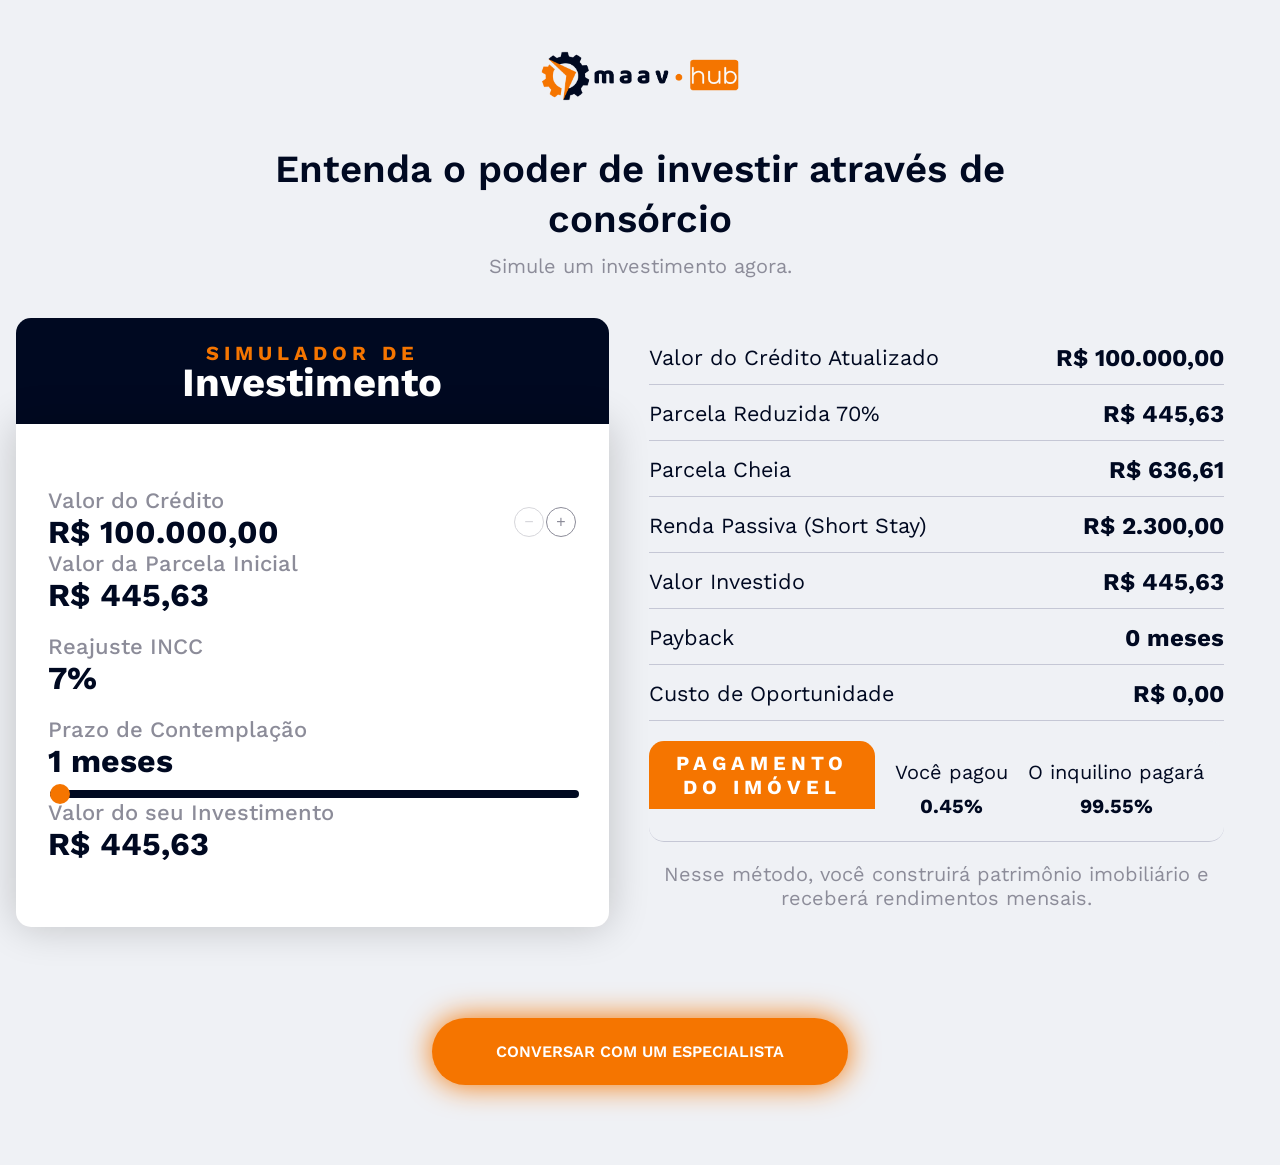
<file: clientes/maav-hub/index.html>
<!DOCTYPE html>
<html lang="pt-BR">
<head>
  <meta charset="UTF-8">
  <meta name="viewport" content="width=device-width, initial-scale=1.0">
  <title>Calculadora Patrimonial - Maav Hub</title>
  <meta name="description" content="Simule um investimento agora.">
  <link rel="icon" href="assets/icon.png">
  <link rel="preconnect" href="https://fonts.googleapis.com">
  <link rel="preconnect" href="https://fonts.gstatic.com" crossorigin>
  <link href="https://fonts.googleapis.com/css2?family=Work+Sans:wght@400;500;600;700;800&display=swap" rel="stylesheet">
  <link rel="stylesheet" href="style.css">

  <!-- ============================================================
       GOOGLE TAG MANAGER (opcional)
       Cole aqui o primeiro trecho de código que o Google Tag Manager
       te deu (Admin > Instalar Google Tag Manager > caixa de cima,
       a que começa com <script>). Não precisa mexer em mais nada.
       Se não for usar GTM, pode deixar essa área em branco.
       ============================================================ -->

</head>
<body>
  <!-- ============================================================
       GOOGLE TAG MANAGER (opcional) — continuação
       Cole aqui o segundo trecho que o Google Tag Manager te deu
       (a caixa de baixo, a que começa com <noscript>). Precisa ficar
       bem no início do <body>, como está aqui.
       ============================================================ -->

  <div class="page">

    <header class="page-header">
      <img src="assets/logo-horizontal.png" alt="Maav Hub">
    </header>

    <!-- ============================================================
         TEXTOS DA PÁGINA — edite à vontade o que está entre as tags.
         ============================================================ -->
    <section class="hero">
      <h1>Entenda o poder de investir através de consórcio</h1>
      <p>Simule um investimento agora.</p>
    </section>

    <div class="widget">
      <div class="header">
        SIMULADOR DE
        <br>
        <span class="investimento">Investimento</span>
      </div>

      <div class="main-container">
        <!-- Calculadora -->
        <div class="calculator">
          <div>
            <label for="credit-value">Valor do Crédito</label>
            <div class="credit-container">
              <input type="text" id="credit-value" class="value-display" readonly>
              <div class="credit-buttons">
                <button type="button" id="decrease-credit" aria-label="Diminuir valor do crédito">−</button>
                <button type="button" id="increase-credit" aria-label="Aumentar valor do crédito">+</button>
              </div>
            </div>
          </div>

          <div>
            <label for="parcel-initial">Valor da Parcela Inicial</label>
            <input type="text" id="parcel-initial" class="value-display" readonly>
          </div>

          <div class="incc">
            <label>Reajuste INCC</label>
            <span class="reajuste" id="incc-value">7%</span>
          </div>

          <div>
            <label for="contemplation-period">Prazo de Contemplação</label>
            <span id="slider-value" class="value-display" style="display:inline-block;width:auto;">1 meses</span>
            <input type="range" id="contemplation-period" min="1" max="50" value="1">
          </div>

          <div>
            <label for="investment-value">Valor do seu Investimento</label>
            <span id="investment-value" class="value-display">R$ 0,00</span>
          </div>
        </div>

        <!-- Campos calculados -->
        <div class="calculated-fields">
          <div>
            <label for="updated-credit">Valor do Crédito Atualizado</label>
            <span id="updated-credit" class="value-display">R$ 0,00</span>
          </div>

          <div>
            <label for="reduced-parcel">Parcela Reduzida 70%</label>
            <span id="reduced-parcel" class="value-display">R$ 0,00</span>
          </div>

          <div>
            <label for="full-parcel">Parcela Cheia</label>
            <span id="full-parcel" class="value-display">R$ 0,00</span>
          </div>

          <div>
            <label for="yield-value">Renda Passiva (Short Stay)</label>
            <span id="yield-value" class="value-display">R$ 0,00</span>
          </div>

          <div>
            <label for="invested-value">Valor Investido</label>
            <span id="invested-value" class="value-display">R$ 0,00</span>
          </div>

          <div>
            <label for="payback-value">Payback</label>
            <span id="payback-value" class="value-display">0 meses</span>
          </div>

          <div>
            <label>Custo de Oportunidade</label>
            <span class="value-display">R$ 0,00</span>
          </div>

          <!-- Pagamento do Imóvel -->
          <div class="payment-section">
            <h3>PAGAMENTO DO IMÓVEL</h3>
            <div class="imovel-row">
              <div class="imovel-item">
                <label>Você pagou</label>
                <span id="you-paid" class="value-display">0%</span>
              </div>
              <div class="imovel-item">
                <label>O inquilino pagará</label>
                <span id="tenant-paid" class="value-display">0%</span>
              </div>
            </div>
          </div>

          <p class="texto">
            Nesse método, você construirá patrimônio imobiliário e receberá rendimentos mensais.
          </p>
        </div>
      </div>
    </div>

    <div class="cta-wrap">
      <a
        class="cta-button"
        id="cta-whatsapp"
        href="#"
        target="_blank"
        rel="noopener noreferrer"
      >CONVERSAR COM UM ESPECIALISTA</a>
    </div>

  </div>

  <script src="script.js"></script>
</body>
</html>
</file>
<file: clientes/maav-hub/style.css>
/* ============================================================================
   TEMA DO CLIENTE — MAAV HUB
   Para trocar a identidade visual de outro cliente, edite só este bloco.
   Cores em formato hexadecimal, ex: #FF0000.
   ============================================================================ */
:root {
  --cor-primaria: #000921;        /* navy da marca — cabeçalho, textos de destaque */
  --cor-destaque: #F57500;        /* laranja da marca — botões, valores, slider */
  --cor-destaque-texto: #FFFFFF;  /* cor do texto sobre a cor de destaque */
  --cor-texto-principal: #000921;
  --cor-texto-secundario: #8C8C99;
  --cor-fundo: #FFFFFF;
  --cor-fundo-pagina: #EFF1F5;
  --cor-fundo-secundario: #EFF1F5; /* fundo da caixa "Pagamento do Imóvel" */
  --cor-borda: #C5C7D5;
  --fonte: "Work Sans", Arial, sans-serif;
}
/* ========================================================================== */

* {
  box-sizing: border-box;
}

body {
  margin: 0;
  font-family: var(--fonte);
  background-color: var(--cor-fundo-pagina);
  color: var(--cor-texto-principal);
}

.page {
  max-width: 1280px;
  margin: 0 auto;
  padding: 3em 1em 5em;
}

.page-header {
  display: flex;
  justify-content: center;
  margin-bottom: 2.5em;
}

.page-header img {
  height: 3.5em;
  width: auto;
  object-fit: contain;
}

.hero {
  text-align: center;
  max-width: 820px;
  margin: 0 auto 2.5em;
}

.hero h1 {
  font-family: var(--fonte);
  font-weight: 600;
  font-size: 2.4em;
  line-height: 1.3;
  margin: 0;
}

.hero p {
  font-size: 1.25em;
  color: var(--cor-texto-secundario);
  margin-top: 0.5em;
}

/* --------------------------------------------------------------------------
   CALCULADORA — estrutura replicada do widget original.
   -------------------------------------------------------------------------- */

.widget {
  max-width: 1280px;
  margin: 0 auto;
}

.header {
  width: 47.5%;
  background-color: var(--cor-primaria);
  color: var(--cor-destaque);
  text-align: center;
  padding: 1em 0;
  font-size: 1.25em;
  font-weight: bold;
  line-height: 1.5em;
  letter-spacing: 5px;
  border-radius: 15px 15px 0 0;
}

.investimento {
  color: var(--cor-fundo);
  font-size: 2em;
  letter-spacing: 0;
}

.main-container {
  display: flex;
  align-items: stretch;
  flex-wrap: wrap;
  width: 100%;
}

.calculator {
  flex: 1 1 45%;
  padding: 4em 2em;
  background-color: var(--cor-fundo);
  box-shadow: 0 0 40px rgba(0, 0, 0, 0.2);
  border-radius: 0 0 15px 15px;
  align-self: flex-start;
}

.calculated-fields {
  flex: 1 1 50%;
  padding: 40px;
  align-self: flex-start;
  padding-top: 0;
  margin-top: -5em;
}

.calculator label,
.calculated-fields label,
.payment-section label {
  font-size: 22px;
  font-weight: 500;
  display: block;
  color: var(--cor-texto-secundario);
}

.calculated-fields > div {
  display: flex;
  align-items: center;
  justify-content: space-between;
  margin-bottom: 15px;
  border-bottom: 1px solid var(--cor-borda);
  padding-bottom: 12px;
}

.calculated-fields label {
  font-size: 1.35em;
  color: var(--cor-primaria);
  font-weight: 400;
}

.value-display {
  font-size: 1.5em;
  color: var(--cor-primaria);
  font-weight: 700;
  width: 30%;
  text-align: right;
}

.calculator .value-display {
  font-size: 2em;
  color: var(--cor-primaria);
  font-weight: 700;
  width: auto;
  text-align: left;
}

#credit-value {
  border: none;
  background: none;
  padding: 0;
  width: 100%;
  font-family: inherit;
}

.credit-container {
  display: flex;
  align-items: center;
  gap: 5px;
}

.credit-container input {
  flex: 1;
  padding: 0 !important;
  border: none !important;
  outline: none;
}

.credit-buttons {
  margin-top: -20px;
  display: flex;
}

.credit-buttons button {
  background-color: transparent;
  color: var(--cor-texto-secundario);
  border: 1px solid;
  padding: 0;
  margin: 1px;
  cursor: pointer;
  border-radius: 100%;
  width: 30px;
  height: 30px;
  text-align: center;
  font-size: 1em;
}

.credit-buttons button:hover,
.credit-buttons button:focus {
  color: var(--cor-primaria);
}

.credit-buttons button:disabled {
  opacity: 0.35;
  cursor: not-allowed;
}

#parcel-initial {
  border: none !important;
  padding: 0 !important;
  margin-bottom: 20px;
  outline: none;
  width: 100%;
  background: none;
  font-family: inherit;
}

input[type="range"] {
  display: block;
  width: 100%;
  margin-top: 10px;
  -webkit-appearance: none;
  appearance: none;
  background: var(--cor-primaria);
  height: 8px;
  border-radius: 5px;
}

input[type="range"]::-webkit-slider-thumb {
  -webkit-appearance: none;
  appearance: none;
  width: 20px;
  height: 20px;
  background: var(--cor-destaque);
  border-radius: 50%;
  cursor: pointer;
}

input[type="range"]::-moz-range-thumb {
  width: 20px;
  height: 20px;
  background: var(--cor-destaque);
  border: none;
  border-radius: 50%;
  cursor: pointer;
}

.incc {
  margin-bottom: 20px;
}

.reajuste {
  font-size: 2em;
  color: var(--cor-primaria);
  font-weight: 700;
}

.payment-section {
  margin-top: 20px;
  display: inline-block;
  text-align: center;
  width: 100%;
  padding: 0;
  background-color: var(--cor-fundo-secundario);
  border-radius: 15px;
}

.payment-section h3 {
  font-size: 1.25em;
  font-weight: bold;
  color: var(--cor-fundo);
  letter-spacing: 5px;
  background-color: var(--cor-destaque);
  padding: 10px;
  margin-top: 0;
  border-radius: 15px 15px 0 0;
}

.payment-section .value-display {
  margin: 0;
}

.payment-section label {
  font-size: 1em;
  margin: 0;
}

.imovel-row {
  display: flex;
  justify-content: center;
  padding: 0 10px 2px 10px;
}

.imovel-item label {
  font-size: 1.25em;
  color: var(--cor-primaria);
  margin: 10px;
  white-space: nowrap;
}

.imovel-item .value-display {
  font-size: 1.25em;
  color: var(--cor-primaria);
  font-weight: 700;
  margin: 0;
  width: auto;
}

.texto {
  text-align: center;
  color: var(--cor-texto-secundario);
  font-size: 1.25em;
}

/* --------------------------------------------------------------------------
   BOTÃO CTA
   -------------------------------------------------------------------------- */

.cta-wrap {
  display: flex;
  justify-content: center;
  margin-top: 3em;
}

.cta-button {
  background-color: var(--cor-destaque);
  color: var(--cor-destaque-texto);
  font-family: var(--fonte);
  font-weight: 600;
  font-size: 1em;
  padding: 1.5em 4em;
  border-radius: 100px;
  text-decoration: none;
  box-shadow: 0 0 30px 0 var(--cor-destaque);
  display: inline-block;
  text-align: center;
  transform: scale(1);
  animation: pulsar 1.4s infinite;
  transition: filter 0.2s ease;
}

.cta-button:hover {
  filter: brightness(1.05);
}

@keyframes pulsar {
  0% { transform: scale(0.96); }
  70% { transform: scale(1); }
  100% { transform: scale(0.96); }
}

/* --------------------------------------------------------------------------
   RESPONSIVO
   -------------------------------------------------------------------------- */

@media (max-width: 768px) {
  .main-container {
    flex-direction: column;
  }

  .calculator,
  .calculated-fields {
    flex: 1 1 100%;
    margin-top: 0;
    width: 100%;
  }

  .header {
    width: 100%;
    font-size: 0.875em;
    line-height: 1.75em;
  }

  .investimento {
    font-size: 2em;
  }

  .calculated-fields {
    padding: 40px 0;
  }

  .calculated-fields label,
  .calculated-fields .value-display {
    font-size: 0.875em;
  }

  .texto {
    font-size: 0.875em;
  }

  .imovel-row {
    gap: 10px;
  }

  .hero h1 {
    font-size: 1.8em;
  }

  .cta-button {
    padding: 1.25em 2em;
    font-size: 0.95em;
  }
}
</file>
